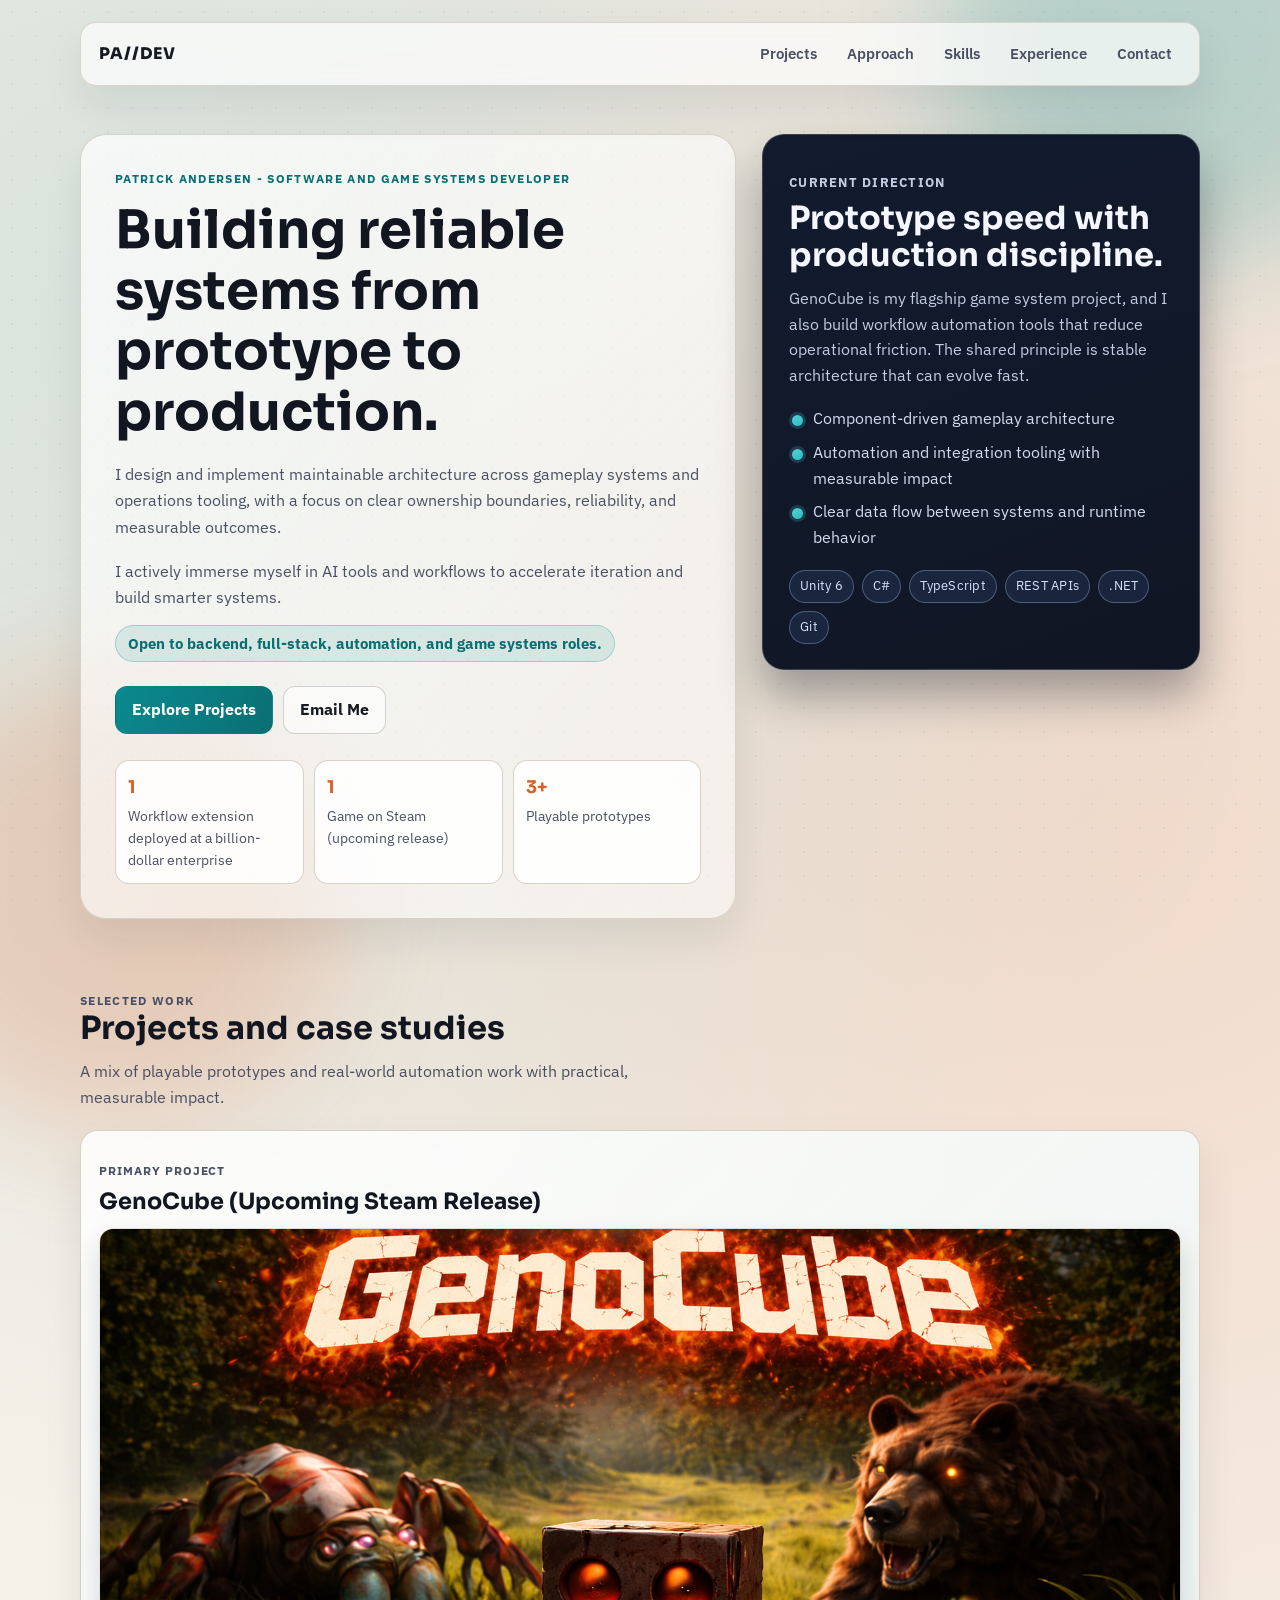
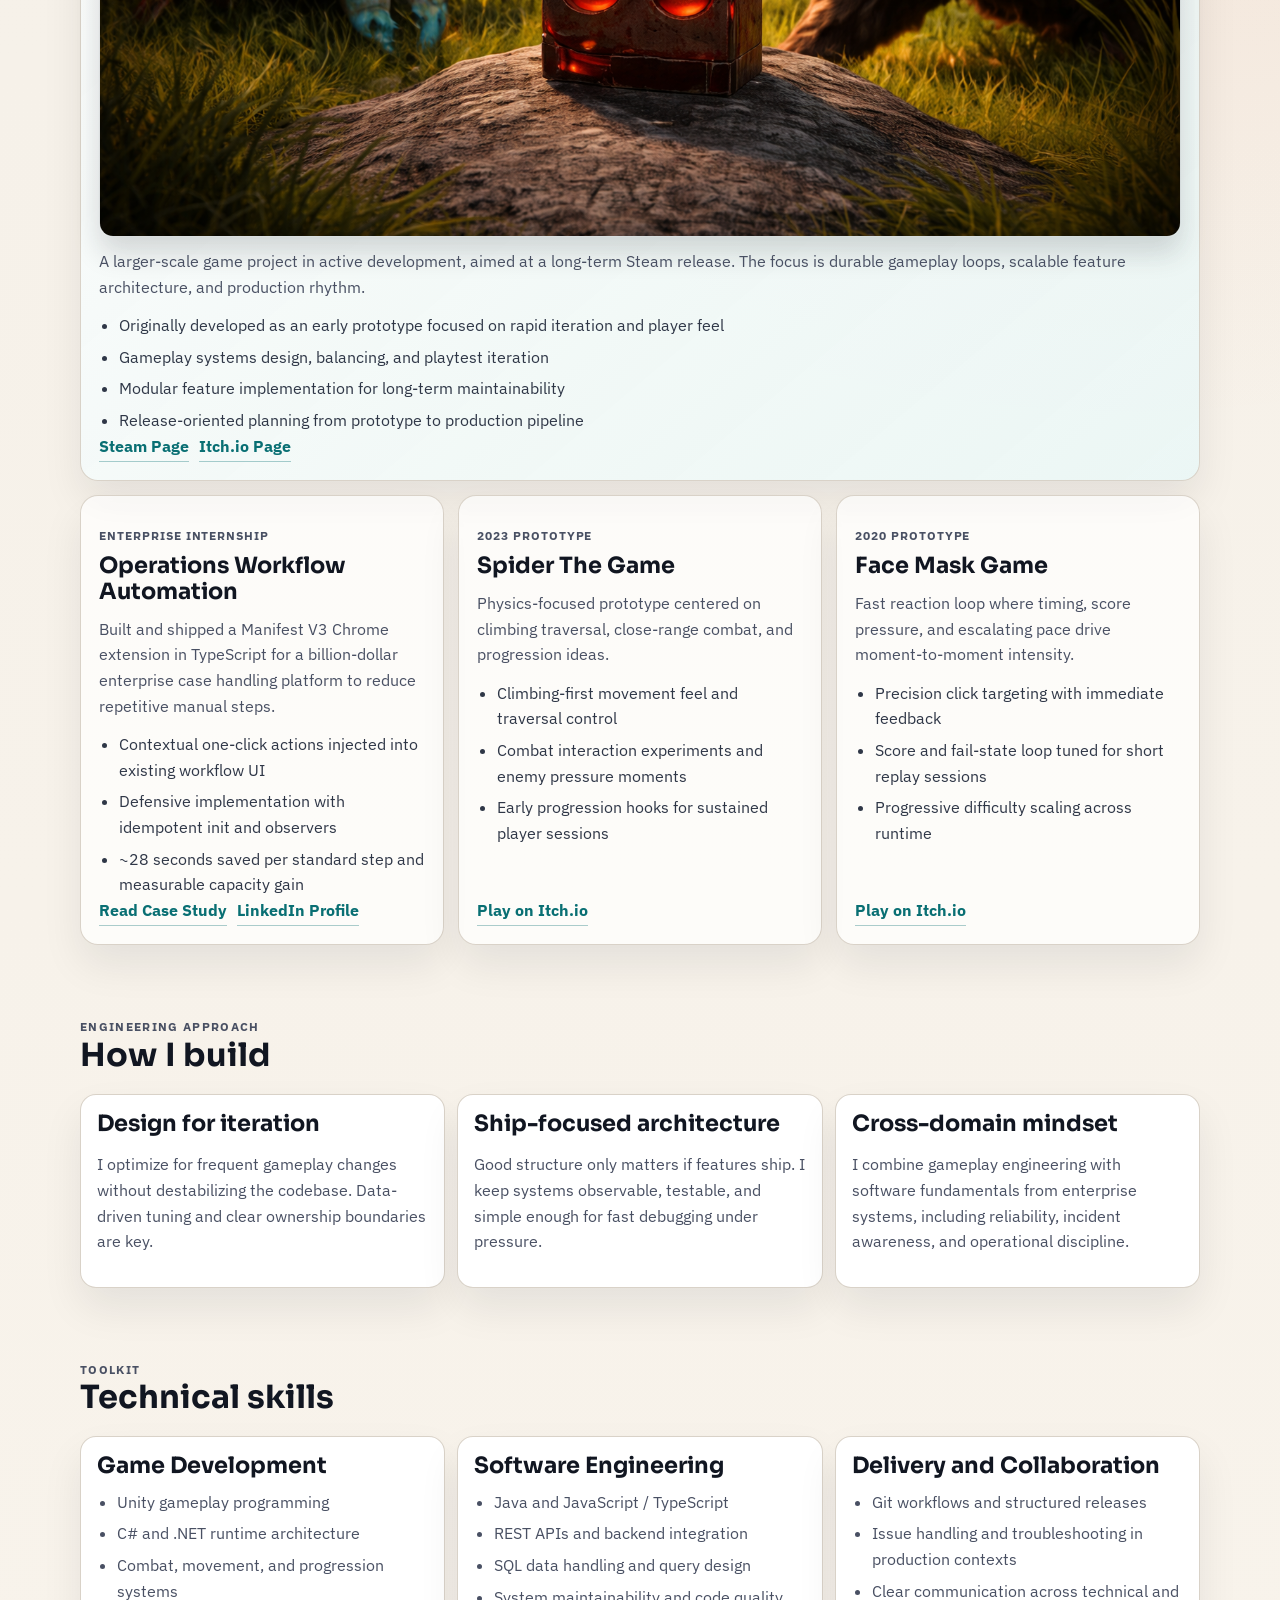
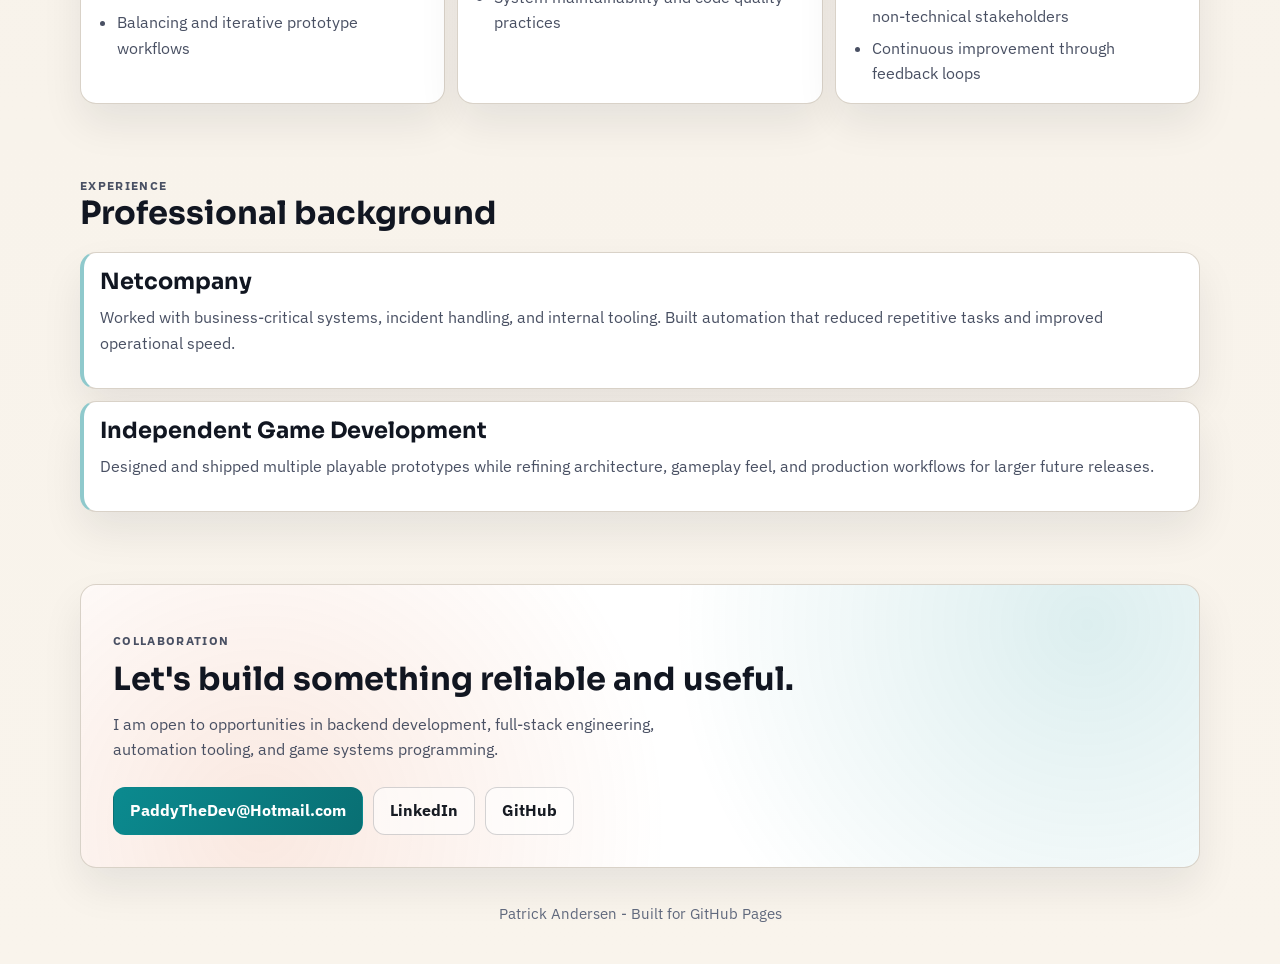
<file: index.html>
<!DOCTYPE html>
<html lang="en">
<head>
  <meta charset="UTF-8" />
  <meta name="viewport" content="width=device-width, initial-scale=1.0" />
  <meta name="description" content="Portfolio of Patrick Andersen - software and game systems developer focused on automation, AI-assisted workflows, robust architecture, and shipped outcomes." />
  <meta property="og:title" content="Patrick Andersen | Software and Game Systems Developer" />
  <meta property="og:description" content="I build maintainable systems, AI-assisted automation tooling, and gameplay architecture with measurable impact." />
  <meta property="og:type" content="website" />
  <meta property="og:image" content="GenoCubeTitleCard.png" />
  <meta name="theme-color" content="#0b8a8f" />
  <title>Patrick Andersen | Software and Game Systems Developer</title>

  <link rel="preconnect" href="https://fonts.googleapis.com" />
  <link rel="preconnect" href="https://fonts.gstatic.com" crossorigin />
  <link href="https://fonts.googleapis.com/css2?family=IBM+Plex+Sans:wght@400;500;600;700&family=Sora:wght@500;600;700;800&display=swap" rel="stylesheet" />
  <link rel="stylesheet" href="style.css" />
</head>
<body>
  <div class="bg-shape bg-shape-one" aria-hidden="true"></div>
  <div class="bg-shape bg-shape-two" aria-hidden="true"></div>

  <header class="topbar container reveal delay-1">
    <a class="brand" href="#top">PA//DEV</a>
    <nav aria-label="Primary">
      <a href="#featured-work">Projects</a>
      <a href="#approach">Approach</a>
      <a href="#skills">Skills</a>
      <a href="#experience">Experience</a>
      <a href="#contact">Contact</a>
    </nav>
  </header>

  <main id="top">
    <section class="hero container reveal delay-2">
      <div class="hero-copy">
        <p class="eyebrow">Patrick Andersen - Software and Game Systems Developer</p>
        <h1>Building reliable systems from prototype to production.</h1>
        <p class="lead">
          I design and implement maintainable architecture across gameplay systems and operations
          tooling, with a focus on clear ownership boundaries, reliability, and measurable outcomes.
        </p>
        <p class="lead">
          I actively immerse myself in AI tools and workflows to accelerate iteration and build smarter systems.
        </p>
        <p class="availability">Open to backend, full-stack, automation, and game systems roles.</p>

        <div class="hero-actions">
          <a class="btn btn-primary" href="#featured-work">Explore Projects</a>
          <a class="btn btn-secondary" href="mailto:PaddyTheDev@Hotmail.com">Email Me</a>
        </div>

        <ul class="stat-strip" aria-label="Quick highlights">
          <li>
            <strong>1</strong>
            <span>Workflow extension deployed at a billion-dollar enterprise</span>
          </li>
          <li>
            <strong>1</strong>
            <span>Game on Steam (upcoming release)</span>
          </li>
          <li>
            <strong>3+</strong>
            <span>Playable prototypes</span>
          </li>
        </ul>
      </div>

      <aside class="hero-panel">
        <p class="panel-label">Current Direction</p>
        <h2>Prototype speed with production discipline.</h2>
        <p>
          GenoCube is my flagship game system project, and I also build workflow automation tools that
          reduce operational friction. The shared principle is stable architecture that can evolve fast.
        </p>

        <ul class="checklist">
          <li>Component-driven gameplay architecture</li>
          <li>Automation and integration tooling with measurable impact</li>
          <li>Clear data flow between systems and runtime behavior</li>
        </ul>

        <ul class="stack-pills" aria-label="Tech stack">
          <li>Unity 6</li>
          <li>C#</li>
          <li>TypeScript</li>
          <li>REST APIs</li>
          <li>.NET</li>
          <li>Git</li>
        </ul>
      </aside>
    </section>

    <section id="featured-work" class="container section reveal delay-3">
      <div class="section-head">
        <p class="eyebrow">Selected Work</p>
        <h2>Projects and case studies</h2>
        <p>
          A mix of playable prototypes and real-world automation work with practical, measurable impact.
        </p>
      </div>

      <div class="project-grid">
        <article class="project-card featured">
          <p class="project-meta">Primary Project</p>
          <h3>GenoCube (Upcoming Steam Release)</h3>
          <img class="project-cover" src="GenoCubeTitleCard.png" alt="GenoCube title artwork with the cube protagonist facing enemies in a forest." loading="lazy" />
          <p>
            A larger-scale game project in active development, aimed at a long-term Steam release.
            The focus is durable gameplay loops, scalable feature architecture, and production rhythm.
          </p>
          <ul>
            <li>Originally developed as an early prototype focused on rapid iteration and player feel</li>
            <li>Gameplay systems design, balancing, and playtest iteration</li>
            <li>Modular feature implementation for long-term maintainability</li>
            <li>Release-oriented planning from prototype to production pipeline</li>
          </ul>
          <div class="inline-links">
            <a href="https://store.steampowered.com/app/4560790/GenoCube/" target="_blank" rel="noopener noreferrer">Steam Page</a>
            <a href="https://zpaddyz.itch.io/genocube" target="_blank" rel="noopener noreferrer">Itch.io Page</a>
          </div>
        </article>

        <article class="project-card">
          <p class="project-meta">Enterprise Internship</p>
          <h3>Operations Workflow Automation</h3>
          <p>
            Built and shipped a Manifest V3 Chrome extension in TypeScript for a billion-dollar enterprise case
            handling platform to reduce repetitive manual steps.
          </p>
          <ul>
            <li>Contextual one-click actions injected into existing workflow UI</li>
            <li>Defensive implementation with idempotent init and observers</li>
            <li>~28 seconds saved per standard step and measurable capacity gain</li>
          </ul>
          <div class="inline-links">
            <a href="automation-case-study.html">Read Case Study</a>
            <a href="https://www.linkedin.com/in/paddyz/" target="_blank" rel="noopener noreferrer">LinkedIn Profile</a>
          </div>
        </article>

        <article class="project-card">
          <p class="project-meta">2023 Prototype</p>
          <h3>Spider The Game</h3>
          <p>
            Physics-focused prototype centered on climbing traversal, close-range combat, and progression ideas.
          </p>
          <ul>
            <li>Climbing-first movement feel and traversal control</li>
            <li>Combat interaction experiments and enemy pressure moments</li>
            <li>Early progression hooks for sustained player sessions</li>
          </ul>
          <div class="inline-links">
            <a href="https://zpaddyz.itch.io/spider-the-game" target="_blank" rel="noopener noreferrer">Play on Itch.io</a>
          </div>
        </article>

        <article class="project-card">
          <p class="project-meta">2020 Prototype</p>
          <h3>Face Mask Game</h3>
          <p>
            Fast reaction loop where timing, score pressure, and escalating pace drive moment-to-moment intensity.
          </p>
          <ul>
            <li>Precision click targeting with immediate feedback</li>
            <li>Score and fail-state loop tuned for short replay sessions</li>
            <li>Progressive difficulty scaling across runtime</li>
          </ul>
          <div class="inline-links">
            <a href="https://zpaddyz.itch.io/face-mask-game" target="_blank" rel="noopener noreferrer">Play on Itch.io</a>
          </div>
        </article>

      </div>
    </section>

    <section id="approach" class="container section reveal delay-4">
      <div class="section-head">
        <p class="eyebrow">Engineering Approach</p>
        <h2>How I build</h2>
      </div>

      <div class="principle-grid">
        <article class="principle-card">
          <h3>Design for iteration</h3>
          <p>
            I optimize for frequent gameplay changes without destabilizing the codebase.
            Data-driven tuning and clear ownership boundaries are key.
          </p>
        </article>

        <article class="principle-card">
          <h3>Ship-focused architecture</h3>
          <p>
            Good structure only matters if features ship. I keep systems observable,
            testable, and simple enough for fast debugging under pressure.
          </p>
        </article>

        <article class="principle-card">
          <h3>Cross-domain mindset</h3>
          <p>
            I combine gameplay engineering with software fundamentals from enterprise systems,
            including reliability, incident awareness, and operational discipline.
          </p>
        </article>
      </div>
    </section>

    <section id="skills" class="container section reveal delay-5">
      <div class="section-head">
        <p class="eyebrow">Toolkit</p>
        <h2>Technical skills</h2>
      </div>

      <div class="skill-columns">
        <article class="skill-card">
          <h3>Game Development</h3>
          <ul>
            <li>Unity gameplay programming</li>
            <li>C# and .NET runtime architecture</li>
            <li>Combat, movement, and progression systems</li>
            <li>Balancing and iterative prototype workflows</li>
          </ul>
        </article>

        <article class="skill-card">
          <h3>Software Engineering</h3>
          <ul>
            <li>Java and JavaScript / TypeScript</li>
            <li>REST APIs and backend integration</li>
            <li>SQL data handling and query design</li>
            <li>System maintainability and code quality practices</li>
          </ul>
        </article>

        <article class="skill-card">
          <h3>Delivery and Collaboration</h3>
          <ul>
            <li>Git workflows and structured releases</li>
            <li>Issue handling and troubleshooting in production contexts</li>
            <li>Clear communication across technical and non-technical stakeholders</li>
            <li>Continuous improvement through feedback loops</li>
          </ul>
        </article>
      </div>
    </section>

    <section id="experience" class="container section reveal delay-6">
      <div class="section-head">
        <p class="eyebrow">Experience</p>
        <h2>Professional background</h2>
      </div>

      <div class="timeline">
        <article class="timeline-entry">
          <h3>Netcompany</h3>
          <p>
            Worked with business-critical systems, incident handling, and internal tooling.
            Built automation that reduced repetitive tasks and improved operational speed.
          </p>
        </article>

        <article class="timeline-entry">
          <h3>Independent Game Development</h3>
          <p>
            Designed and shipped multiple playable prototypes while refining architecture,
            gameplay feel, and production workflows for larger future releases.
          </p>
        </article>
      </div>
    </section>

    <section id="contact" class="container section reveal delay-7">
      <div class="cta-block">
        <p class="eyebrow">Collaboration</p>
        <h2>Let's build something reliable and useful.</h2>
        <p>
          I am open to opportunities in backend development, full-stack engineering,
          automation tooling, and game systems programming.
        </p>
        <div class="hero-actions">
          <a class="btn btn-primary" href="mailto:PaddyTheDev@Hotmail.com">PaddyTheDev@Hotmail.com</a>
          <a class="btn btn-secondary" href="https://www.linkedin.com/in/paddyz/" target="_blank" rel="noopener noreferrer">LinkedIn</a>
          <a class="btn btn-secondary" href="https://github.com/zPaddyz" target="_blank" rel="noopener noreferrer">GitHub</a>
        </div>
      </div>
    </section>
  </main>

  <footer class="container footer reveal delay-7">
    <p>Patrick Andersen - Built for GitHub Pages</p>
  </footer>
</body>
</html>
</file>
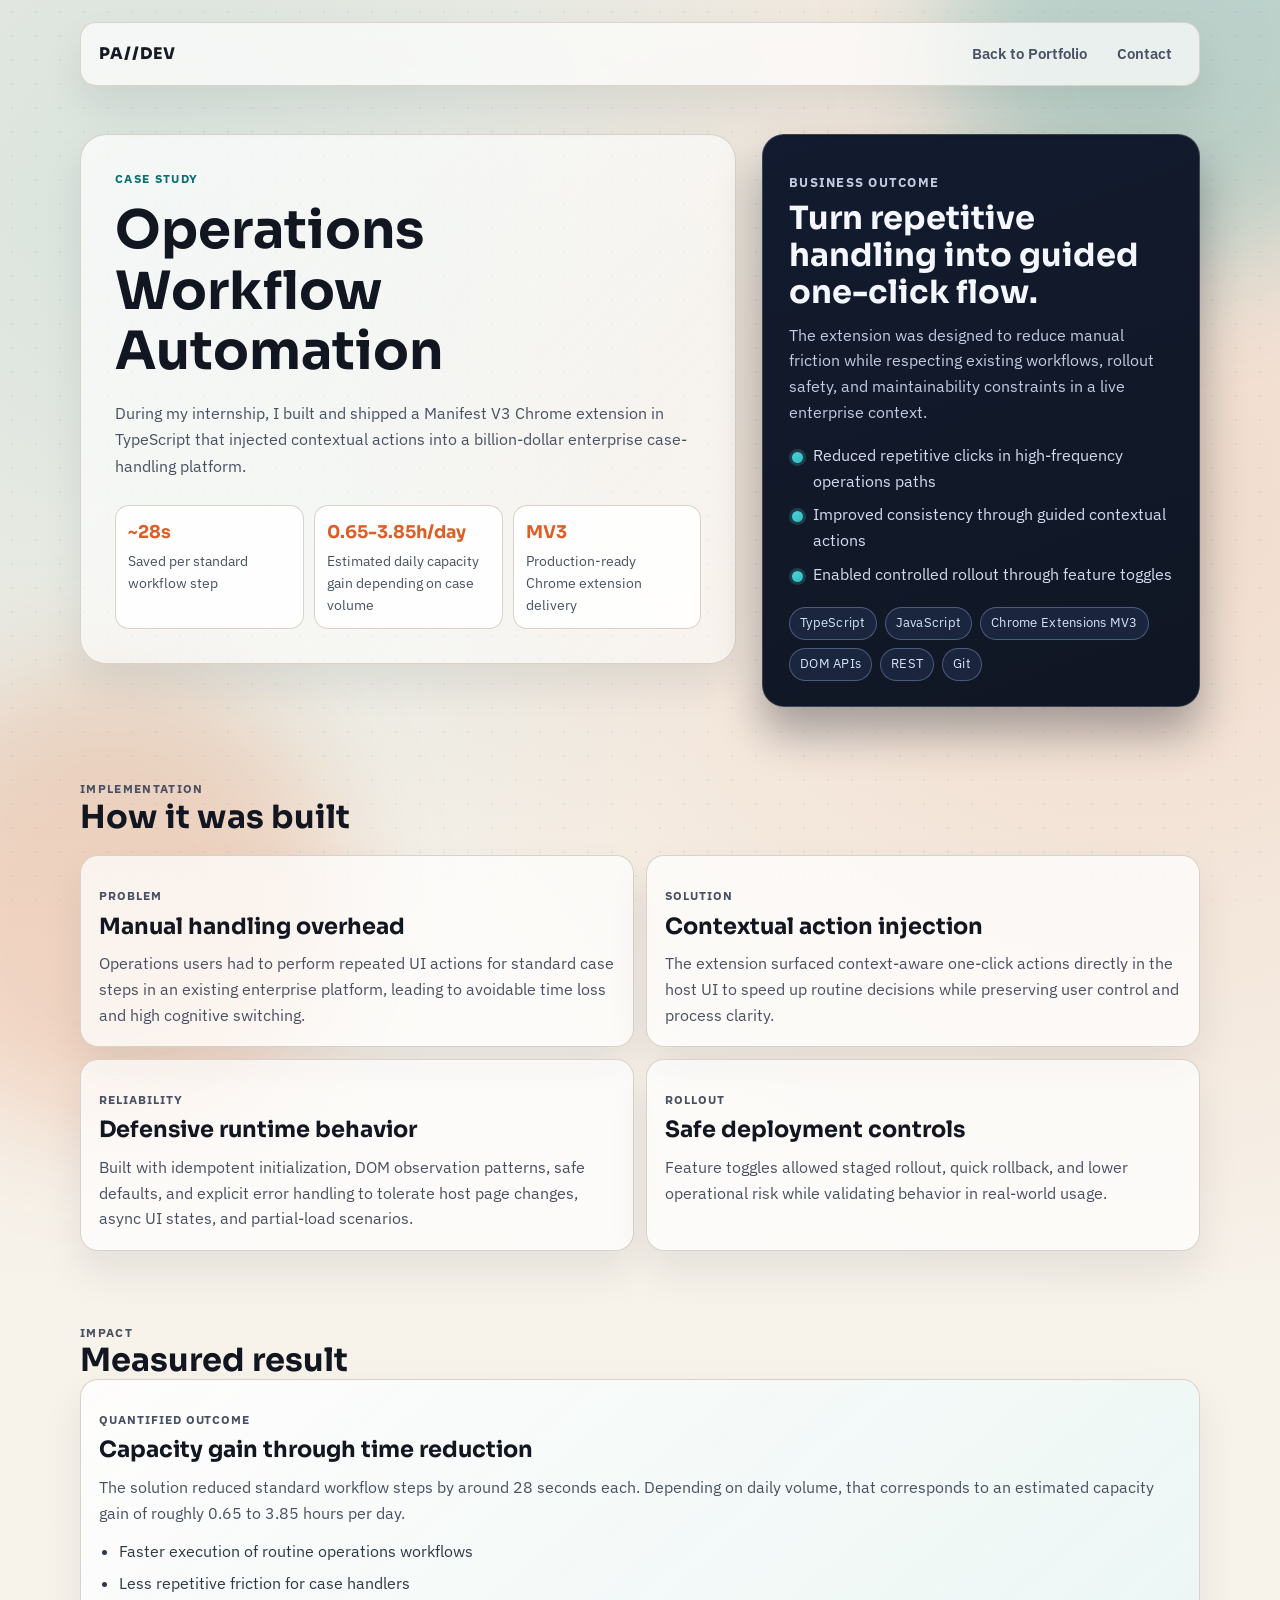
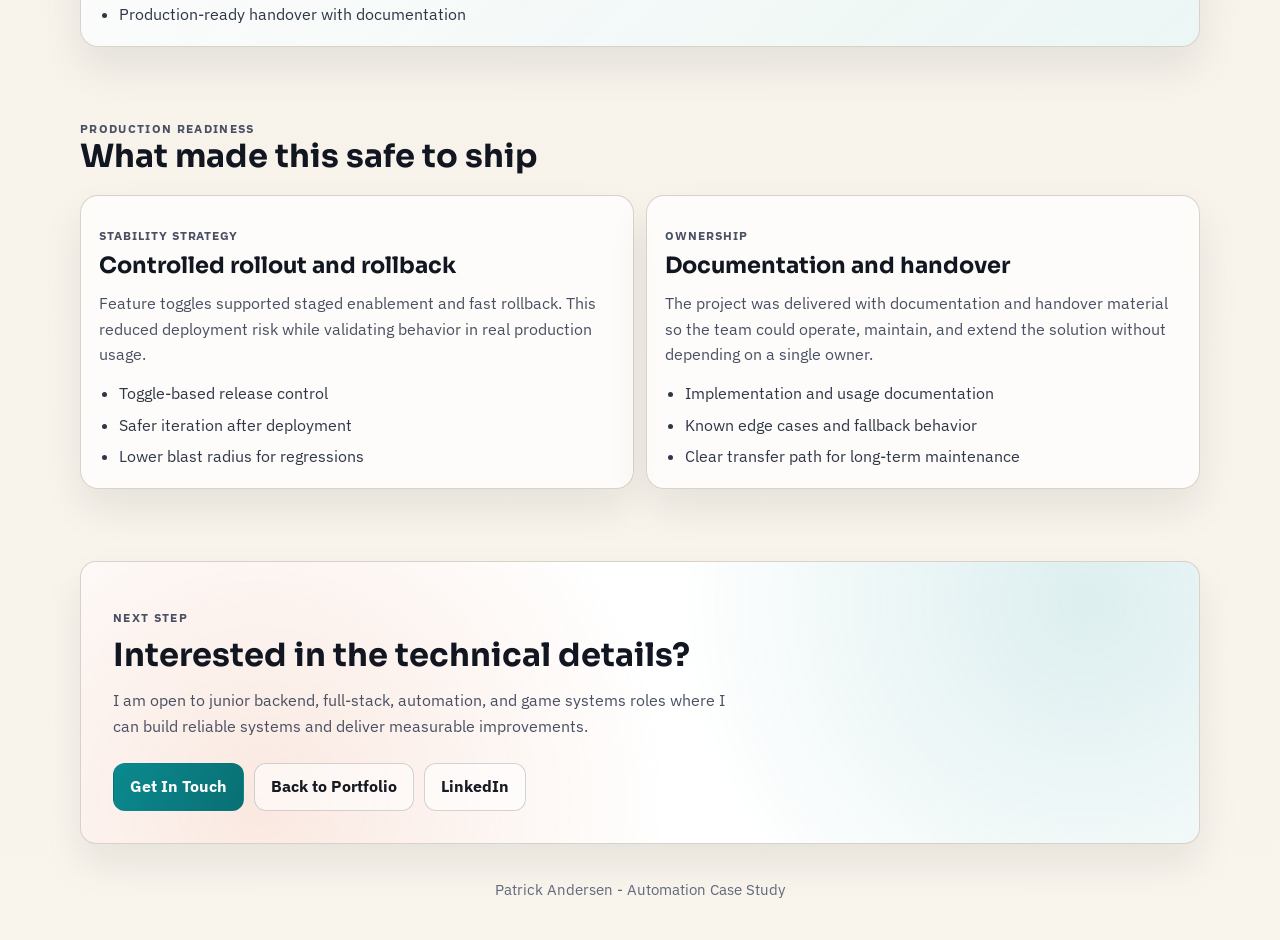
<file: automation-case-study.html>
<!DOCTYPE html>
<html lang="en">
<head>
  <meta charset="UTF-8" />
  <meta name="viewport" content="width=device-width, initial-scale=1.0" />
  <meta name="description" content="Case study: Operations workflow automation delivered as a TypeScript Manifest V3 Chrome extension for a billion-dollar enterprise with measurable impact." />
  <meta property="og:title" content="Operations Workflow Automation Case Study | Patrick Andersen" />
  <meta property="og:description" content="From repetitive operations handling to guided one-click flows with measurable time savings." />
  <meta property="og:type" content="article" />
  <meta name="theme-color" content="#0b8a8f" />
  <title>Operations Workflow Automation Case Study | Patrick Andersen</title>

  <link rel="preconnect" href="https://fonts.googleapis.com" />
  <link rel="preconnect" href="https://fonts.gstatic.com" crossorigin />
  <link href="https://fonts.googleapis.com/css2?family=IBM+Plex+Sans:wght@400;500;600;700&family=Sora:wght@500;600;700;800&display=swap" rel="stylesheet" />
  <link rel="stylesheet" href="style.css" />
</head>
<body>
  <div class="bg-shape bg-shape-one" aria-hidden="true"></div>
  <div class="bg-shape bg-shape-two" aria-hidden="true"></div>

  <header class="topbar container reveal delay-1">
    <a class="brand" href="index.html#top">PA//DEV</a>
    <nav aria-label="Case navigation">
      <a href="index.html#featured-work">Back to Portfolio</a>
      <a href="mailto:PaddyTheDev@Hotmail.com">Contact</a>
    </nav>
  </header>

  <main>
    <section class="hero container reveal delay-2">
      <div class="hero-copy">
        <p class="eyebrow">Case Study</p>
        <h1>Operations Workflow Automation</h1>
        <p class="lead">
          During my internship, I built and shipped a Manifest V3 Chrome extension in TypeScript
          that injected contextual actions into a billion-dollar enterprise case-handling platform.
        </p>

        <ul class="stat-strip" aria-label="Case study highlights">
          <li>
            <strong>~28s</strong>
            <span>Saved per standard workflow step</span>
          </li>
          <li>
            <strong>0.65-3.85h/day</strong>
            <span>Estimated daily capacity gain depending on case volume</span>
          </li>
          <li>
            <strong>MV3</strong>
            <span>Production-ready Chrome extension delivery</span>
          </li>
        </ul>
      </div>

      <aside class="hero-panel">
        <p class="panel-label">Business Outcome</p>
        <h2>Turn repetitive handling into guided one-click flow.</h2>
        <p>
          The extension was designed to reduce manual friction while respecting existing workflows,
          rollout safety, and maintainability constraints in a live enterprise context.
        </p>

        <ul class="checklist">
          <li>Reduced repetitive clicks in high-frequency operations paths</li>
          <li>Improved consistency through guided contextual actions</li>
          <li>Enabled controlled rollout through feature toggles</li>
        </ul>

        <ul class="stack-pills" aria-label="Tech used">
          <li>TypeScript</li>
          <li>JavaScript</li>
          <li>Chrome Extensions MV3</li>
          <li>DOM APIs</li>
          <li>REST</li>
          <li>Git</li>
        </ul>
      </aside>
    </section>

    <section class="container section reveal delay-3">
      <div class="section-head">
        <p class="eyebrow">Implementation</p>
        <h2>How it was built</h2>
      </div>

      <div class="case-grid">
        <article class="project-card">
          <p class="project-meta">Problem</p>
          <h3>Manual handling overhead</h3>
          <p>
            Operations users had to perform repeated UI actions for standard case steps in an existing
            enterprise platform, leading to avoidable time loss and high cognitive switching.
          </p>
        </article>

        <article class="project-card">
          <p class="project-meta">Solution</p>
          <h3>Contextual action injection</h3>
          <p>
            The extension surfaced context-aware one-click actions directly in the host UI to speed up
            routine decisions while preserving user control and process clarity.
          </p>
        </article>

        <article class="project-card">
          <p class="project-meta">Reliability</p>
          <h3>Defensive runtime behavior</h3>
          <p>
            Built with idempotent initialization, DOM observation patterns, safe defaults, and explicit
            error handling to tolerate host page changes, async UI states, and partial-load scenarios.
          </p>
        </article>

        <article class="project-card">
          <p class="project-meta">Rollout</p>
          <h3>Safe deployment controls</h3>
          <p>
            Feature toggles allowed staged rollout, quick rollback, and lower operational risk while
            validating behavior in real-world usage.
          </p>
        </article>
      </div>
    </section>

    <section class="container section reveal delay-4">
      <div class="section-head">
        <p class="eyebrow">Impact</p>
        <h2>Measured result</h2>
      </div>

      <article class="project-card featured">
        <p class="project-meta">Quantified Outcome</p>
        <h3>Capacity gain through time reduction</h3>
        <p>
          The solution reduced standard workflow steps by around 28 seconds each. Depending on daily
          volume, that corresponds to an estimated capacity gain of roughly 0.65 to 3.85 hours per day.
        </p>
        <ul>
          <li>Faster execution of routine operations workflows</li>
          <li>Less repetitive friction for case handlers</li>
          <li>Production-ready handover with documentation</li>
        </ul>
      </article>
    </section>

    <section class="container section reveal delay-5">
      <div class="section-head">
        <p class="eyebrow">Production Readiness</p>
        <h2>What made this safe to ship</h2>
      </div>

      <div class="case-grid">
        <article class="project-card">
          <p class="project-meta">Stability Strategy</p>
          <h3>Controlled rollout and rollback</h3>
          <p>
            Feature toggles supported staged enablement and fast rollback. This reduced deployment risk
            while validating behavior in real production usage.
          </p>
          <ul>
            <li>Toggle-based release control</li>
            <li>Safer iteration after deployment</li>
            <li>Lower blast radius for regressions</li>
          </ul>
        </article>

        <article class="project-card">
          <p class="project-meta">Ownership</p>
          <h3>Documentation and handover</h3>
          <p>
            The project was delivered with documentation and handover material so the team could operate,
            maintain, and extend the solution without depending on a single owner.
          </p>
          <ul>
            <li>Implementation and usage documentation</li>
            <li>Known edge cases and fallback behavior</li>
            <li>Clear transfer path for long-term maintenance</li>
          </ul>
        </article>
      </div>
    </section>

    <section class="container section reveal delay-6">
      <div class="cta-block">
        <p class="eyebrow">Next Step</p>
        <h2>Interested in the technical details?</h2>
        <p>
          I am open to junior backend, full-stack, automation, and game systems roles where I can build
          reliable systems and deliver measurable improvements.
        </p>
        <div class="hero-actions">
          <a class="btn btn-primary" href="mailto:PaddyTheDev@Hotmail.com">Get In Touch</a>
          <a class="btn btn-secondary" href="index.html#featured-work">Back to Portfolio</a>
          <a class="btn btn-secondary" href="https://www.linkedin.com/in/paddyz/" target="_blank" rel="noopener noreferrer">LinkedIn</a>
        </div>
      </div>
    </section>
  </main>

  <footer class="container footer reveal delay-7">
    <p>Patrick Andersen - Automation Case Study</p>
  </footer>
</body>
</html>
</file>
<file: style.css>
:root {
    --bg-main: #f4efe7;
    --bg-alt: #f9f4ec;
    --surface: rgba(255, 255, 255, 0.72);
    --surface-strong: #ffffff;
    --line: #d7d0c6;
    --ink: #161a22;
    --ink-soft: #495063;
    --accent: #0b8a8f;
    --accent-strong: #096f73;
    --accent-warm: #db5f26;
    --shadow: 0 20px 40px rgba(17, 22, 33, 0.08);
}

* {
    box-sizing: border-box;
}

html {
    scroll-behavior: smooth;
}

body {
    margin: 0;
    font-family: "IBM Plex Sans", sans-serif;
    line-height: 1.6;
    color: var(--ink);
    background:
        radial-gradient(circle at 12% 8%, rgba(11, 138, 143, 0.12), transparent 30%),
        radial-gradient(circle at 88% 20%, rgba(219, 95, 38, 0.15), transparent 34%),
        linear-gradient(180deg, var(--bg-main) 0%, var(--bg-alt) 100%);
    min-height: 100vh;
    position: relative;
    overflow-x: hidden;
}

body::before {
    content: "";
    position: fixed;
    inset: 0;
    background-image: radial-gradient(rgba(9, 111, 115, 0.08) 0.9px, transparent 0.9px);
    background-size: 24px 24px;
    pointer-events: none;
    z-index: -3;
}

.bg-shape {
    position: fixed;
    width: 460px;
    height: 460px;
    border-radius: 50%;
    filter: blur(58px);
    pointer-events: none;
    z-index: -2;
}

.bg-shape-one {
    top: -190px;
    right: -120px;
    background: rgba(11, 138, 143, 0.24);
}

.bg-shape-two {
    bottom: -230px;
    left: -120px;
    background: rgba(219, 95, 38, 0.2);
}

.container {
    width: min(1120px, 92vw);
    margin: 0 auto;
}

.topbar {
    margin-top: 22px;
    padding: 14px 18px;
    border: 1px solid rgba(215, 208, 198, 0.9);
    border-radius: 16px;
    background: rgba(255, 255, 255, 0.68);
    backdrop-filter: blur(8px);
    display: flex;
    align-items: center;
    justify-content: space-between;
    gap: 16px;
    position: sticky;
    top: 14px;
    z-index: 8;
    box-shadow: var(--shadow);
}

.brand {
    text-decoration: none;
    color: var(--ink);
    font-family: "Sora", sans-serif;
    font-weight: 800;
    font-size: 1rem;
    letter-spacing: 0.06em;
}

.topbar nav {
    display: flex;
    flex-wrap: wrap;
    justify-content: flex-end;
    gap: 12px;
}

.topbar nav a {
    color: var(--ink-soft);
    text-decoration: none;
    font-size: 0.92rem;
    font-weight: 600;
    padding: 5px 9px;
    border-radius: 999px;
    transition: color 0.2s ease, background-color 0.2s ease;
}

.topbar nav a:hover,
.topbar nav a:focus-visible {
    color: var(--ink);
    background: rgba(11, 138, 143, 0.14);
}

.hero {
    margin-top: 48px;
    display: grid;
    grid-template-columns: 1.2fr 0.8fr;
    gap: 26px;
    align-items: start;
}

.hero-copy {
    background: linear-gradient(135deg, rgba(255, 255, 255, 0.72), rgba(255, 255, 255, 0.52));
    border: 1px solid rgba(215, 208, 198, 0.95);
    border-radius: 26px;
    padding: clamp(20px, 3vw, 34px);
    box-shadow: var(--shadow);
}

.eyebrow {
    margin: 0;
    text-transform: uppercase;
    letter-spacing: 0.11em;
    font-size: 0.76rem;
    font-weight: 700;
    color: var(--accent-strong);
}

h1,
h2,
h3 {
    margin: 0;
    font-family: "Sora", sans-serif;
    line-height: 1.15;
    color: #111621;
}

h1 {
    margin-top: 12px;
    font-size: clamp(1.95rem, 4.2vw, 3.3rem);
    max-width: 18ch;
}

h2 {
    font-size: clamp(1.5rem, 2.5vw, 2.15rem);
}

h3 {
    font-size: clamp(1.16rem, 1.8vw, 1.4rem);
}

.lead {
    margin: 18px 0 0;
    max-width: 62ch;
    color: var(--ink-soft);
    font-size: 1.03rem;
}

.availability {
    margin: 14px 0 0;
    display: inline-block;
    color: var(--accent-strong);
    font-weight: 700;
    font-size: 0.92rem;
    background: rgba(11, 138, 143, 0.12);
    border: 1px solid rgba(11, 138, 143, 0.28);
    border-radius: 999px;
    padding: 6px 12px;
}

.hero-actions {
    margin-top: 24px;
    display: flex;
    flex-wrap: wrap;
    gap: 10px;
}

.btn {
    text-decoration: none;
    padding: 10px 16px;
    border-radius: 12px;
    font-weight: 700;
    border: 1px solid transparent;
    transition: transform 0.22s ease, box-shadow 0.22s ease, background-color 0.22s ease;
}

.btn:hover,
.btn:focus-visible {
    transform: translateY(-2px);
    box-shadow: 0 10px 20px rgba(12, 18, 26, 0.14);
}

.btn-primary {
    color: #ffffff;
    background: linear-gradient(120deg, var(--accent) 0%, var(--accent-strong) 100%);
}

.btn-secondary {
    color: var(--ink);
    border-color: rgba(17, 22, 33, 0.18);
    background: rgba(255, 255, 255, 0.58);
}

.stat-strip {
    list-style: none;
    margin: 26px 0 0;
    padding: 0;
    display: grid;
    grid-template-columns: repeat(3, minmax(0, 1fr));
    gap: 10px;
}

.stat-strip li {
    background: rgba(255, 255, 255, 0.88);
    border: 1px solid rgba(215, 208, 198, 0.95);
    border-radius: 14px;
    padding: 12px;
}

.stat-strip strong {
    display: block;
    color: var(--accent-warm);
    font-family: "Sora", sans-serif;
    font-size: 1.1rem;
}

.stat-strip span {
    display: block;
    margin-top: 4px;
    color: var(--ink-soft);
    font-size: 0.86rem;
}

.hero-panel {
    background: linear-gradient(160deg, #121b2f 0%, #101623 100%);
    border: 1px solid rgba(255, 255, 255, 0.18);
    border-radius: 22px;
    padding: clamp(18px, 2vw, 28px);
    color: rgba(239, 244, 250, 0.92);
    box-shadow: 0 26px 44px rgba(13, 18, 28, 0.34);
}

.hero-panel h2 {
    margin-top: 8px;
    color: #f4f7ff;
}

.hero-panel p {
    margin: 12px 0 0;
    color: rgba(222, 233, 255, 0.86);
}

.panel-label {
    margin: 0;
    font-size: 0.79rem;
    text-transform: uppercase;
    letter-spacing: 0.1em;
    color: #7fd9dc;
    font-weight: 700;
}

.checklist {
    margin: 18px 0 0;
    padding: 0;
    list-style: none;
    display: grid;
    gap: 8px;
}

.checklist li {
    position: relative;
    padding-left: 24px;
    color: rgba(227, 237, 255, 0.92);
}

.checklist li::before {
    content: "";
    width: 11px;
    height: 11px;
    border-radius: 50%;
    position: absolute;
    left: 3px;
    top: 9px;
    background: linear-gradient(150deg, #53d2d6 0%, #2abec3 100%);
    box-shadow: 0 0 0 3px rgba(83, 210, 214, 0.2);
}

.stack-pills {
    margin: 20px 0 0;
    padding: 0;
    list-style: none;
    display: flex;
    flex-wrap: wrap;
    gap: 8px;
}

.stack-pills li {
    font-size: 0.81rem;
    letter-spacing: 0.02em;
    border: 1px solid rgba(130, 150, 195, 0.48);
    color: #d8e4ff;
    border-radius: 999px;
    padding: 5px 10px;
    background: rgba(35, 49, 80, 0.58);
}

.section {
    margin-top: 72px;
}

.section-head p {
    margin-top: 12px;
    max-width: 62ch;
    color: var(--ink-soft);
}

.project-grid {
    margin-top: 20px;
    display: grid;
    grid-template-columns: repeat(3, minmax(0, 1fr));
    gap: 14px;
}

.project-card {
    border: 1px solid rgba(215, 208, 198, 0.95);
    border-radius: 18px;
    background: var(--surface);
    backdrop-filter: blur(7px);
    padding: 18px;
    box-shadow: var(--shadow);
    transition: transform 0.24s ease, border-color 0.24s ease;
}

/* Make cards use column layout so links can sit at the bottom */
.project-card {
    display: flex;
    flex-direction: column;
}

.project-card > .inline-links {
    margin-top: auto;
}

.project-card:hover,
.project-card:focus-within {
    transform: translateY(-3px);
    border-color: rgba(9, 111, 115, 0.38);
}

.project-card.featured {
    grid-column: span 3;
    background: linear-gradient(140deg, rgba(255, 255, 255, 0.86), rgba(232, 247, 247, 0.8));
}

.project-meta {
    margin: 0;
    text-transform: uppercase;
    letter-spacing: 0.08em;
    font-size: 0.75rem;
    font-weight: 700;
    color: var(--accent-strong);
}

.project-card h3 {
    margin-top: 8px;
}

.project-cover {
    width: 100%;
    display: block;
    margin-top: 14px;
    border-radius: 14px;
    border: 1px solid rgba(17, 22, 33, 0.12);
    box-shadow: 0 16px 28px rgba(16, 22, 34, 0.16);
    aspect-ratio: 16 / 9;
    object-fit: cover;
    object-position: center;
}

.project-card p {
    margin: 12px 0 0;
    color: var(--ink-soft);
}

.project-card ul {
    margin: 13px 0 0;
    padding-left: 20px;
    color: #2f3747;
}

.project-card li + li {
    margin-top: 6px;
}

.inline-links {
    display: flex;
    flex-wrap: wrap;
    gap: 10px;
    margin-top: 16px;
}

.inline-links a {
    text-decoration: none;
    color: var(--accent-strong);
    font-weight: 700;
    border-bottom: 1px solid rgba(9, 111, 115, 0.34);
    padding-bottom: 2px;
}

.inline-links a:hover,
.inline-links a:focus-visible {
    color: var(--accent);
    border-bottom-color: var(--accent);
}

.case-grid {
    margin-top: 20px;
    display: grid;
    grid-template-columns: repeat(2, minmax(0, 1fr));
    gap: 12px;
}

.case-grid .project-card {
    height: 100%;
}

.principle-grid,
.skill-columns {
    margin-top: 20px;
    display: grid;
    grid-template-columns: repeat(3, minmax(0, 1fr));
    gap: 12px;
}

.principle-card,
.skill-card,
.timeline-entry,
.cta-block {
    border: 1px solid rgba(215, 208, 198, 0.95);
    border-radius: 16px;
    background: var(--surface-strong);
    box-shadow: var(--shadow);
}

.principle-card,
.skill-card,
.timeline-entry {
    padding: 16px;
}

.principle-card p,
.skill-card li,
.timeline-entry p,
.cta-block p {
    color: var(--ink-soft);
}

.skill-card ul {
    margin: 11px 0 0;
    padding-left: 20px;
}

.skill-card li + li {
    margin-top: 6px;
}

.timeline {
    margin-top: 20px;
    display: grid;
    gap: 12px;
}

.timeline-entry {
    border-left: 4px solid rgba(11, 138, 143, 0.46);
}

.timeline-entry p {
    margin-top: 10px;
}

.cta-block {
    padding: clamp(18px, 3vw, 32px);
    background:
        radial-gradient(circle at 90% 14%, rgba(11, 138, 143, 0.14), transparent 40%),
        radial-gradient(circle at 16% 85%, rgba(219, 95, 38, 0.14), transparent 42%),
        #ffffff;
}

.cta-block h2 {
    margin-top: 10px;
}

.cta-block p {
    margin-top: 14px;
    max-width: 62ch;
}

.footer {
    padding: 34px 0 38px;
}

.footer p {
    margin: 0;
    color: #60697d;
    font-size: 0.94rem;
    text-align: center;
}

.reveal {
    opacity: 0;
    transform: translateY(18px);
    animation: rise-in 0.75s cubic-bezier(0.2, 0.7, 0.22, 1) forwards;
    animation-delay: var(--delay, 0s);
}

.delay-1 {
    --delay: 0.02s;
}

.delay-2 {
    --delay: 0.1s;
}

.delay-3 {
    --delay: 0.16s;
}

.delay-4 {
    --delay: 0.22s;
}

.delay-5 {
    --delay: 0.28s;
}

.delay-6 {
    --delay: 0.34s;
}

.delay-7 {
    --delay: 0.4s;
}

@keyframes rise-in {
    from {
        opacity: 0;
        transform: translateY(18px);
    }

    to {
        opacity: 1;
        transform: translateY(0);
    }
}

@media (max-width: 980px) {
    .topbar {
        margin-top: 14px;
        padding: 12px 14px;
    }

    .hero {
        grid-template-columns: 1fr;
    }

    .project-grid {
        grid-template-columns: repeat(2, minmax(0, 1fr));
    }

    .project-card.featured {
        grid-column: span 2;
    }

    .project-grid .project-card:last-child {
        grid-column: span 2;
    }

    .principle-grid,
    .skill-columns {
        grid-template-columns: repeat(2, minmax(0, 1fr));
    }
}

@media (max-width: 680px) {
    .container {
        width: min(1120px, 94vw);
    }

    .hero {
        margin-top: 28px;
    }

    .hero-copy,
    .hero-panel {
        border-radius: 20px;
    }

    .stat-strip {
        grid-template-columns: 1fr;
    }

    .project-grid {
        grid-template-columns: 1fr;
    }

    .case-grid {
        grid-template-columns: 1fr;
    }

    .project-card.featured,
    .project-grid .project-card:last-child {
        grid-column: span 1;
    }

    .principle-grid,
    .skill-columns {
        grid-template-columns: 1fr;
    }

    .btn {
        width: 100%;
        text-align: center;
    }

    .section {
        margin-top: 56px;
    }
}

@media (prefers-reduced-motion: reduce) {
    *,
    *::before,
    *::after {
        animation-duration: 0.01ms !important;
        animation-iteration-count: 1 !important;
        transition-duration: 0.01ms !important;
        scroll-behavior: auto !important;
    }

    .reveal {
        opacity: 1;
        transform: none;
    }
}
</file>
